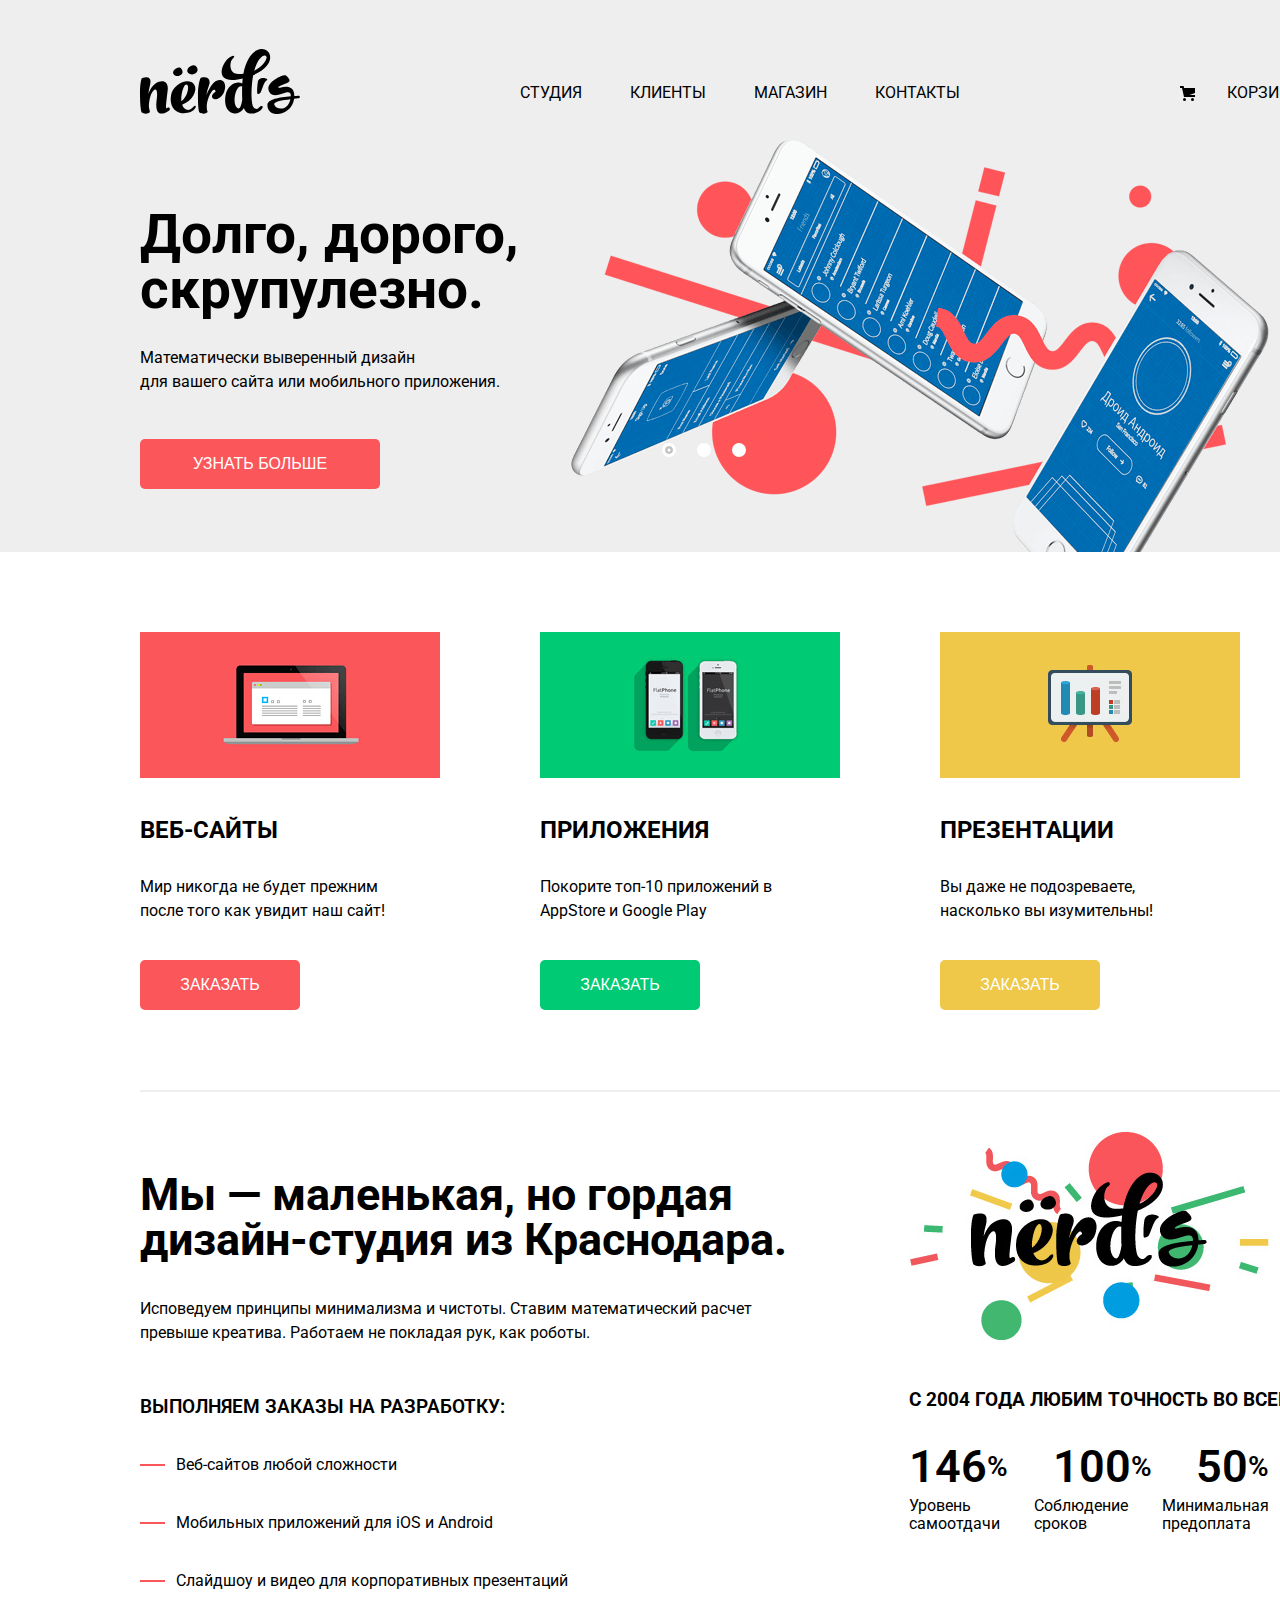
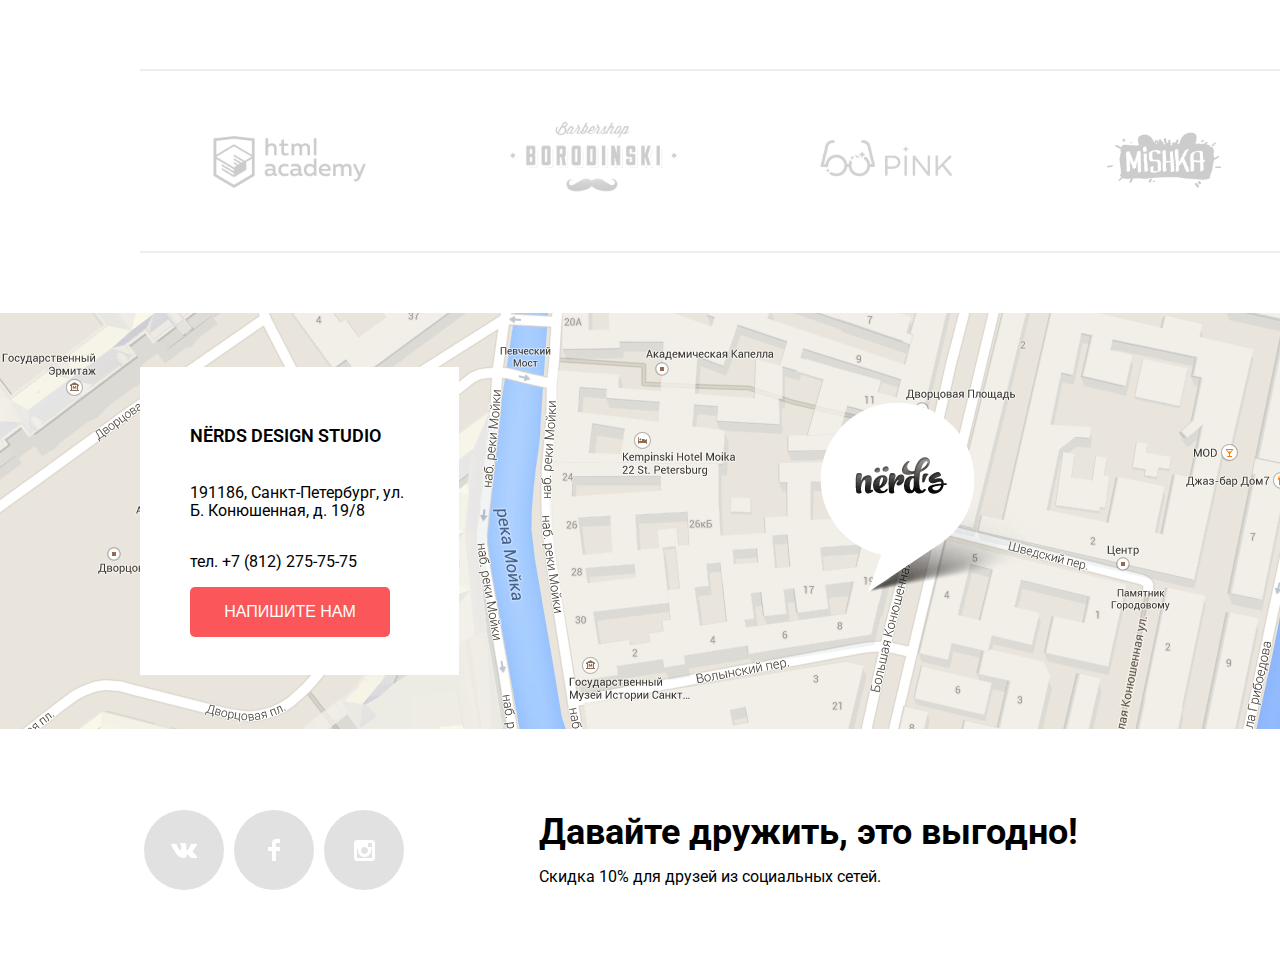
<file: index.html>
<!DOCTYPE html>
<html lang="ru">
  <head>
    <meta charset="utf-8">
    <title>HTML Academy: Нёрдс</title>
    <link href="https://fonts.googleapis.com/css?family=Roboto:400,500,700&display=swap&subset=cyrillic" rel="stylesheet">
    <link rel="stylesheet" type="text/css" href="css/style.css">
  </head>


  <body>


  	<header>

      <nav class="main-nav">
    		<div class="navigator">
    			<a href="index.html" class="logo" href="logo">
    				<img src="img/nerds-logo.svg" width="160" height="65" alt="логотип">
    			</a>
    			<ul class="site-navigator">
    				<li><a href="#">Студия</a></li>
    				<li><a href="#">Клиенты</a></li>
    				<li><a href="nerds-catalog.html">Магазин</a></li>
    				<li><a href="#">Контакты</a></li>
    			</ul>
          <div class="user-navigator">
            <a href="#">
              <img src="img/cart-icon.svg">
              <p>Корзина</p>
            </a>
          </div>
    		</div>


        <div class="slider-wrapper">
          <input type="radio" id="btn-1" name="toogle" checked>
          <input type="radio" id="btn-2" name="toogle">
          <input type="radio" id="btn-3" name="toogle">
          <div class="slider-slides">
            <div class="gallery">
              <div class="gallery-text">
                <h1>
                  Долго, дорого,<br>
                  скрупулезно.
                </h1>
                <p>
                  Математически выверенный дизайн <br>
                  для вашего сайта или мобильного приложения.
                </p>
                <button class="button button-gallery" type="button">Узнать больше</button>
              </div>
                <img src="img/slide1.png" width="698" height="413">
            </div>
            <div class="gallery">
              <div class="gallery-text">
                <h1>
                  Любим математику<br>
                  как никто другой
                </h1>
                <p>
                  Никакого креатива, только математические формулы <br>
                  для расчета идеальных пропорций.
                </p>
                <button class="button button-gallery" type="button">Узнать больше</button>
              </div>
                <img src="img/slide2.png" width="698" height="413">
            </div>
            <div class="gallery">
              <div class="gallery-text">
                <h1>
                  Только ночь,<br>
                  только хардкор
                </h1>
                <p>
                  Работать днем, как все? Мы против этого.<br>
                  Ближе к полуночи работа только начинается.
                </p>
                <button class="button button-gallery" type="button">Узнать больше</button>
              </div>
                <img src="img/slide3.png" width="698" height="413">
            </div>
          </div>
          <div class="slider-controls">
            <div class="controls">
              <label for="btn-1"></label>
              <label for="btn-2"></label>
              <label for="btn-3"></label>
            </div>
          </div>
        </div>



      </nav>

  	</header>


  	<main>


  		<section class="services">
  			<ul class="services-list">
  				<li class="services-item">
		  			<img src="img/illustration-1.png" width="300" height="146">
		  			<h2>Веб-сайты</h2>
		  			<p>
		  				Мир никогда не будет прежним
		  				после того как увидит наш сайт!
		  			</p>
		  			<button class="button button-web" type="button">Заказать</button>
  				</li>
  				<li class="services-item">
		  			<img src="img/illustration-2.png" width="300" height="146">
		  			<h2>Приложения</h2>
		  			<p>
		  				Покорите топ-10 приложений в
		  				AppStore и Google Play
		  			</p>
		  			<button class="button button-applications" type="button">Заказать</button>
  				</li>
  				<li class="services-item">
		  			<img src="img/illustration-3.png" width="300" height="146">
		  			<h2>Презентации</h2>
		  			<p>
		  				Вы даже не подозреваете,
		  				насколько вы изумительны!
		  			</p>
		  			<button class="button button-presentation" type="button">Заказать</button>
  				</li>
        </ul>
  		</section>

      <hr color="#eeeeee" width="1160px">

  		<section class="about-us">
        <div class="about-us-text">
    			<h1>
    				Мы — маленькая, но гордая
    				дизайн-студия из Краснодара.
    			</h1>
    			<p>
    				Исповедуем принципы минимализма и чистоты. Ставим математический расчет
    				превыше креатива. Работаем не покладая рук, как роботы.
    			</p>
    			<h3>
    				Выполняем заказы на разработку:
    			</h3>
    			<ul class="about-us-list">
    				<li class="about-us-item">Веб-сайтов любой сложности</li>
    				<li class="about-us-item">Мобильных приложений для iOS и Android</li>
    				<li class="about-us-item">Слайдшоу и видео для корпоративных презентаций</li>
    			</ul>
        </div>

        <div class="about-us-figures">
          <img src="img/nerds-illustration.png">
          <h3>
            с 2004 года Любим точность во всем:
          </h3>
          <ul class="figures-list">
            <li class="figures-item">146</li>
            <li class="figures-item">100</li>
            <li class="figures-item">50</li>
          </ul>
          <ul class="figures-list">
            <li class="figures-caption">Уровень<br> самоотдачи</li>
            <li class="figures-caption">Соблюдение<br> сроков</li>
            <li class="figures-caption">Минимальная<br> предоплата</li>
          </ul>
        </div>
  		</section>

      <hr color="#eeeeee" width="1160px">

  		<section class="partners">
        <ul class="partners-list">
  			 <li class="partners-item"><img src="img/logo-1.png" width="199"></li>
  			 <li class="partners-item"><img src="img/logo-2.png" width="209"></li>
  			 <li class="partners-item"><img src="img/logo-3.png" width="185"></li>
  			 <li class="partners-item"><img src="img/logo-4.png" width="173"></li>
        </ul>
  		</section>

      <hr color="#eeeeee" width="1160px">

      </main>

  		<section class="map">
  			<article class="write-to-us">
  				<h2>
  					NЁRDS DESIGN STUDIO
  				</h2>
  				<p>
  					191186, Санкт-Петербург,
  					ул. Б. Конюшенная, д. 19/8
  				</p>
  				<p>
  					тел. +7 (812) 275-75-75
  				</p>
  				<button class="button button-patterns" type="button">Напишите нам</button>
  			</article>
  			<img src="img/map.png">
  		</section>


  	<footer class="main-footer">
      <div class="footer-text">
  		  <h2>Давайте дружить, это выгодно!</h2>
  		  <p>Скидка 10% для друзей из социальных сетей.</p>
      </div>
  		<div class="share">
  			<ul class="footer-list">
  				<li><a class="social social-vk" href="#">В контакте</a></li>
  				<li><a class="social social-fb" href="#">Фейсбук</a></li>
  				<li><a class="social social-insta" href="#">Инстаграм</a></li>
  			</ul>
  		</div>
  	</footer>



      <section class="write-modul">
          <h2>Напишите нам</h2>
          <form action="https://echo.htmlacademy.ru" method="post">
            <p class="login">
              <label for="login">Ваше имя:</label>
              <input type="text" name="login" id="login" placeholder="Имя Фамилия">
            </p>
            <p class="mail">
              <label for="mail">Ваш e-mail:</label>
              <input type="mail" name="mail" id="mail" placeholder="email@example.com">
            </p>
            <p class="latter">
              <label for="latter">Текст письма:</label>
              <textarea rows="5" id="latter" placeholder="В свободной форме"></textarea>
            </p>
            <button class="button button-write-modul" type="submit">
              Отправить
            </button>
          </form>
          <button type="button" class="button-close"></button>
      </section>




  </body>
</html>
</file>
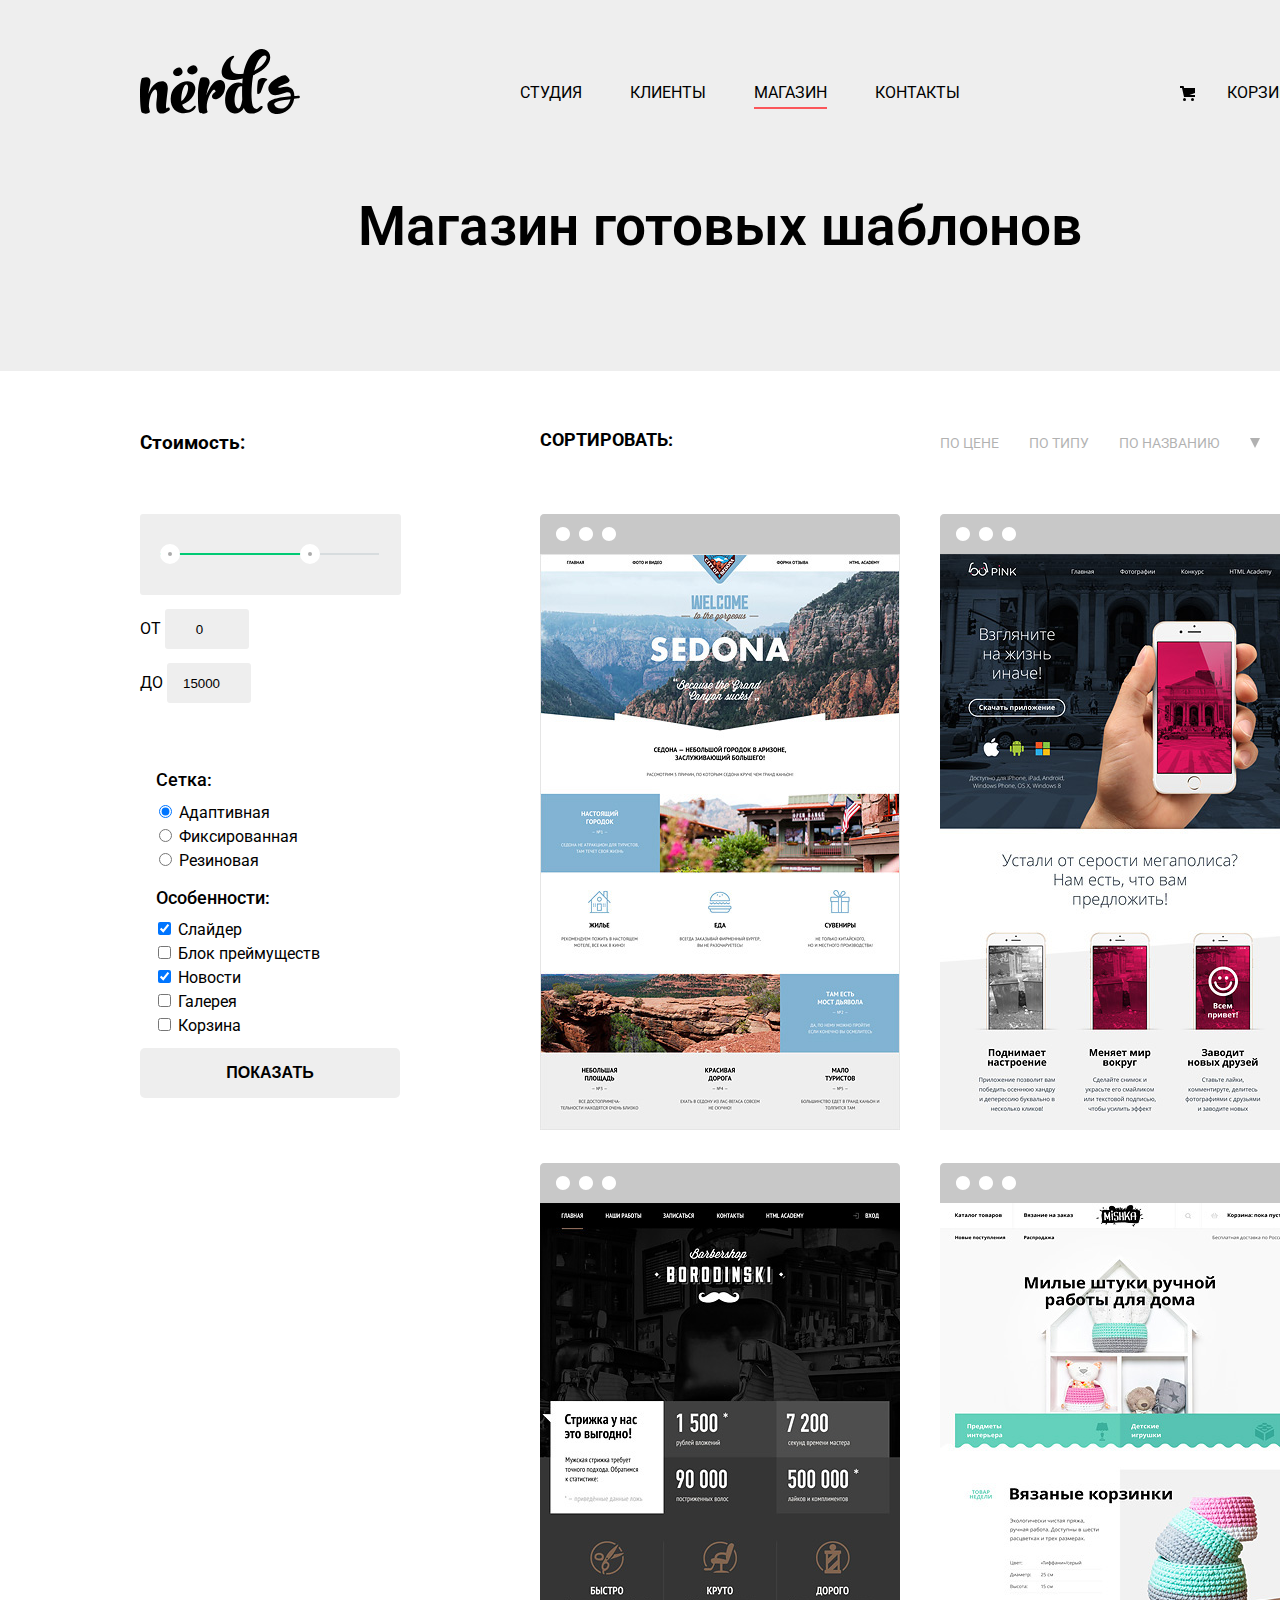
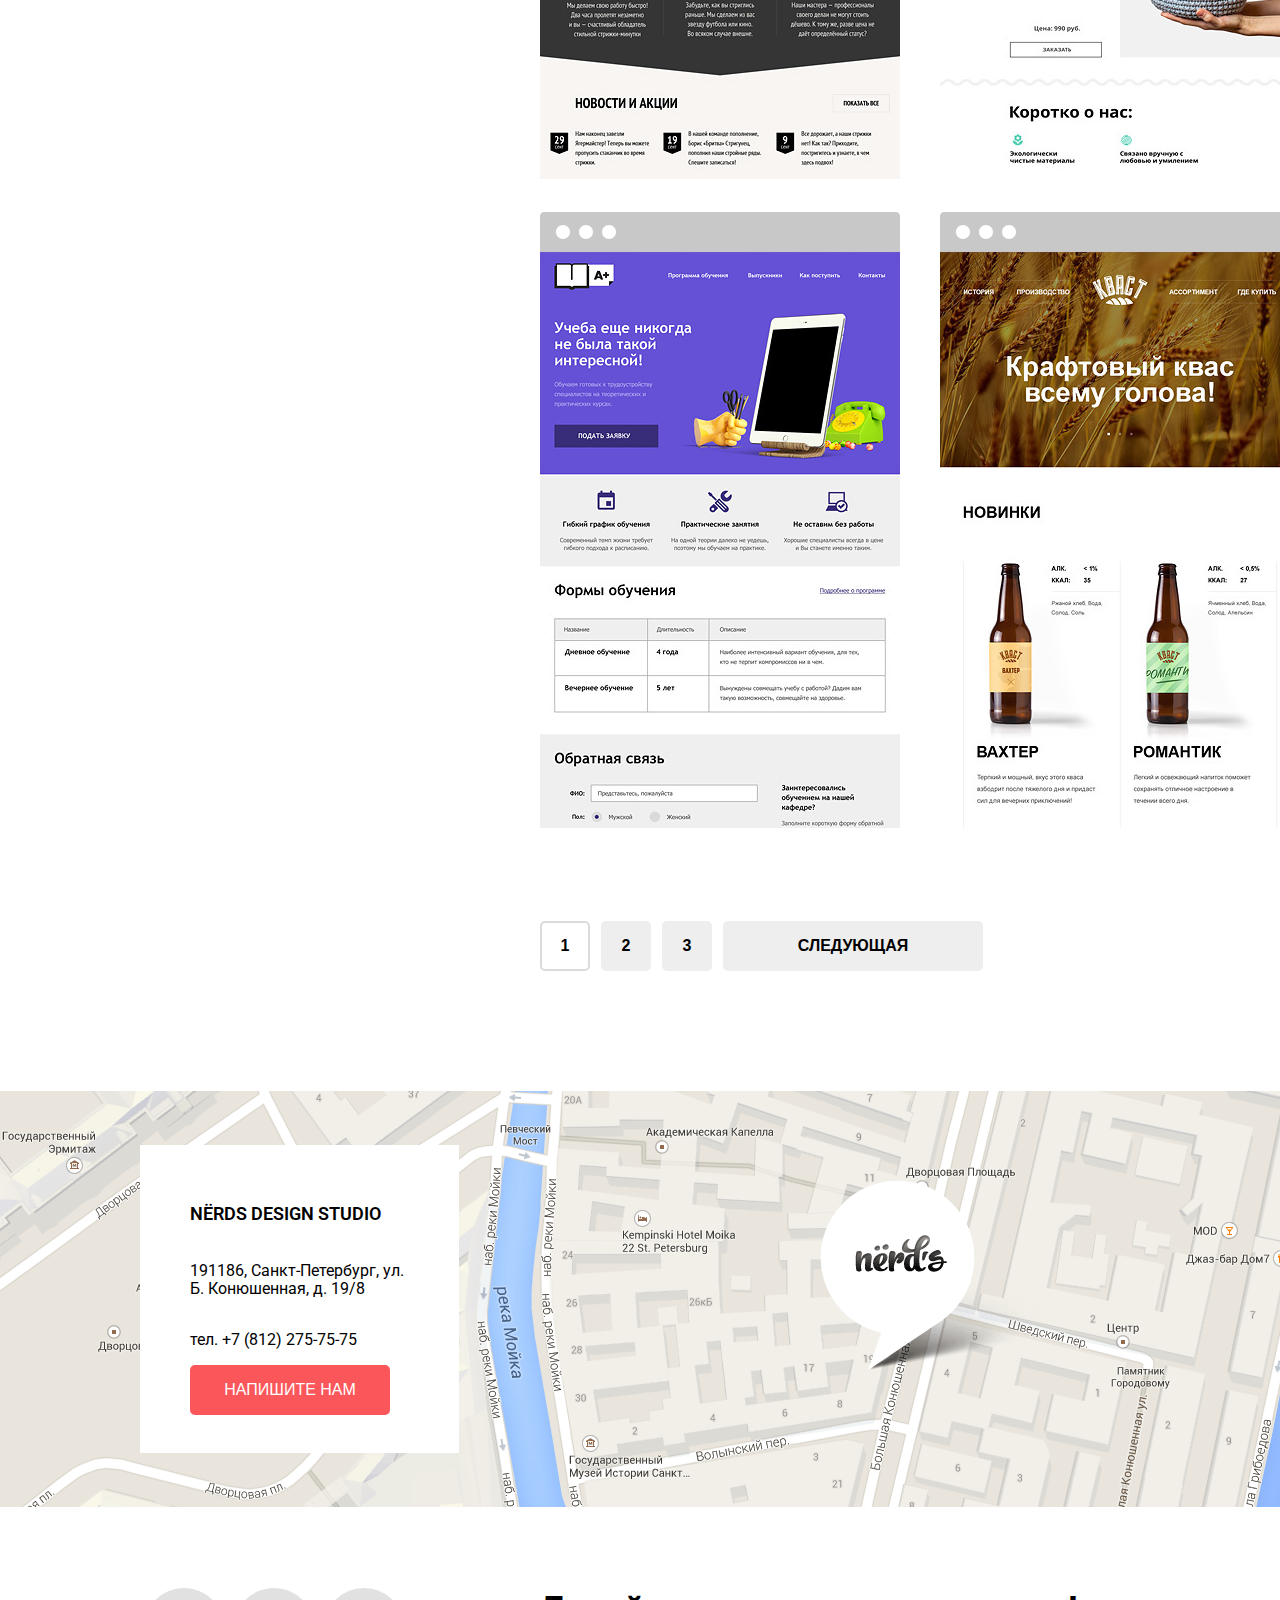
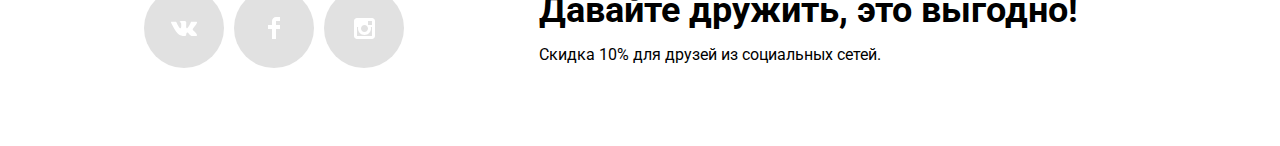
<file: nerds-catalog.html>
<!DOCTYPE html>
<html>
<head>
	<meta charset="utf-8">
	<title>HTML Academy: Нёрдс</title>
	<link href="https://fonts.googleapis.com/css?family=Roboto:400,500,700&display=swap&subset=cyrillic" rel="stylesheet">
    <link rel="stylesheet" type="text/css" href="css/style.css">
</head>
<body>


	<header>
		<nav class="main-nav">
    		<div class="navigator">
    			<a href="index.html" class="logo" href="logo">
    				<img src="img/nerds-logo.svg" width="160" height="65" alt="логотип">
    			</a>
    			<ul class="site-navigator">
    				<li><a href="index.html">Студия</a></li>
    				<li><a href="#">Клиенты</a></li>
    				<li><a class="catalog" href="nerds-catalog.html">Магазин</a></li>
    				<li><a href="#">Контакты</a></li>
    			</ul>
		        <div class="user-navigator">
		          <a href="#">
		            <img src="img/cart-icon.svg">
		            <p>Корзина</p>
		          </a>
		        </div>
    		</div>
  			<div class="page-header">
  				<p>Магазин готовых шаблонов</p>
  			</div>
  		</nav>
	</header>


	<main>


		<section class="main-option">


			<div class="main-filters">

			<div class="cost">
				<h3>Стоимость:</h3>
				<div class="cost-option">
					<div class="range-controls">
						<div class="scale"></div>
					</div>
					<div class="slider slider-left"></div>
					<div class="slider slider-right"></div>
				</div>
				<div class="price-controls">
					<label>
						от
						<input type="number" name="min-cost" value="0">
					</label>
					<label>
						до
						<input type="number" name="max-cost" value="15000">
					</label>
				</div>
			</div>


				<form class="filter" method="get" action="https://echo.htmlacademy.ru">
			      <fieldset>
			        <legend>Сетка:</legend>
			        <ul class="filter-list">
			          <li class="filter-item">
			            <label>
			            	<input type="radio" name="grid" value="adaptive" checked>
			              Адаптивная
			            </label>
			          </li>
			          <li class="filter-item">
			            <label>
			            	<input type="radio" name="grid" value="fixed">
			              Фиксированная
			            </label>
			          </li>
			          <li class="filter-item">
			            <label>
			            	<input type="radio" name="grid" value="rubber">
			              Резиновая
			            </label>
			          </li>
			        </ul>
			      </fieldset>


			      <fieldset>
			        <legend>Особенности:</legend>
			        <ul class="filter-list">
			          <li>
			            <label>
			            	<input type="checkbox" name="slider" checked>
			              Слайдер
			            </label>
			          </li>
			          <li>
			            <label>
			            	<input type="checkbox" name="advantage-block">
			              Блок преймуществ
			            </label>
			          </li>
			          <li>
			            <label>
			            	<input type="checkbox" name="news" checked>
			              Новости
			            </label>
			          </li>
			          <li>
			            <label>
			            	<input type="checkbox" name="gallery">
			              Галерея
			            </label>
			          </li>
			          <li>
			            <label>
			            	<input type="checkbox" name="basket">
			              Корзина
			            </label>
			          </li>
			        </ul>
			      </fieldset>
			      <button class="button button-filter" type="submit">Показать</button>
			    </form>
			</div>

			<div class="main-content">

			<section class="sorting">
				<h3>Сортировать:</h3>
				<ul class="sorting-list">
					<li class="sorting-item"><a href="#">По цене</a></li>
					<li class="sorting-item"><a href="#">По типу</a></li>
					<li class="sorting-item"><a href="#">По названию</a></li>
					<li>
						<div class="down">
							<a href="#">
								<svg width="10px" height="10px">
									<polygon points="0,0 5,10 10,0" fill="black"/>
								</svg>
							</a>
						</div>
					</li>
					<li>
						<div class="up">
							<a href="#">
								<svg width="10px" height="10px">
									<polygon points="0,10 5,0 10,10" fill="black"/>
								</svg>
							</a>
						</div>
					</li>
				</ul>
			</section>

			<section class="patterns">
			<ul class="patterns-list">
				<li>
					<div class="patterns-menu">
            <div class="patterns-info__wrapper">
              <div class="patterns-info">
                <h3><a href="#">Sedona</a></h3>
                <p>Информационный сайт для туристов</p>
                <button class="button button-patterns" type="button">9 900 РУБ.</button>
              </div>
            </div>
					</div>
					<img src="img/img-sedona.jpg">
				</li>
				<li>
					<div class="patterns-menu">
            <div class="patterns-info__wrapper">
  						<div class="patterns-info">
  							<h3><a href="#">Pink app</a></h3>
  							<p>Продуктовый лендинг приложения для iOS и Android</p>
  							<button class="button button-patterns" type="button">9 900 РУБ.</button>
  						</div>
            </div>
					</div>
					<img src="img/img-pink.jpg">
				</li>
				<li>
					<div class="patterns-menu">
            <div class="patterns-info__wrapper">
  						<div class="patterns-info">
  							<h3><a href="#">Barbershop</a></h3>
  							<p>Сайт салона красоты.Для мужчин, да.</p>
  							<button class="button button-patterns" type="button">9 900 РУБ.</button>
  						</div>
            </div>
					</div>
					<img src="img/img-barbershop.jpg">
				</li>
				<li>
					<div class="patterns-menu">
            <div class="patterns-info__wrapper">
  						<div class="patterns-info">
  							<h3><a href="#">Mishka</a></h3>
  							<p>Интернет-магазин вязаных игрушек</p>
  							<button class="button button-patterns" type="button">9 900 РУБ.</button>
  						</div>
            </div>
					</div>
					<img src="img/img-mishka.jpg">
				</li>
				<li>
					<div class="patterns-menu">
            <div class="patterns-info__wrapper">
  						<div class="patterns-info">
  							<h3><a href="#">A plus</a></h3>
  							<p>Лендинг курсов повышения квалификации</p>
  							<button class="button button-patterns" type="button">9 900 РУБ.</button>
  						</div>
            </div>
					</div>
					<img src="img/img-aplus.jpg">
				</li>
				<li>
					<div class="patterns-menu">
            <div class="patterns-info__wrapper">
  						<div class="patterns-info">
  							<h3><a href="#">Кваст</a></h3>
  							<p>Промо-сайт производителя крафтового кваса</p>
  							<button class="button button-patterns" type="button">9 900 РУБ.</button>
  						</div>
            </div>
					</div>
					<img src="img/img-kvast.jpg">
				</li>
			</ul>

			<ul class="page-list">
				<li><button class="button button-page button-page-one" type="button">1</button></li>
				<li><button class="button button-page" type="button">2</button></li>
				<li><button class="button button-page" type="button">3</button></li>
				<li><button class="button button-page button-next" type="button">Следующая</button></li>
			</ul>

		</section>

		</div>


	</main>

	<section class="map">
  		<article class="write-to-us">
  			<h2>
  				NЁRDS DESIGN STUDIO
  			</h2>
  			<p>
  				191186, Санкт-Петербург,
  				ул. Б. Конюшенная, д. 19/8
  			</p>
  			<p>
  				тел. +7 (812) 275-75-75
  			</p>
  			<button class="button button-patterns" type="button">Напишите нам</button>
  		</article>
  		<img src="img/map.png">
  	</section>


	<footer class="main-footer">
      <div class="footer-text">
  		  <h2>Давайте дружить, это выгодно!</h2>
  		  <p>Скидка 10% для друзей из социальных сетей.</p>
      </div>
  		<div class="share">
  			<ul class="footer-list">
  				<li><a class="social social-vk" href="#">В контакте</a></li>
  				<li><a class="social social-fb" href="#">Фейсбук</a></li>
  				<li><a class="social social-insta" href="#">Инстаграм</a></li>
  			</ul>
  		</div>
  	</footer>


  	<section class="write-modul">
          <h2>Напишите нам</h2>
          <form action="https://echo.htmlacademy.ru" method="post">
            <p class="login">
              <label for="login">Ваше имя:</label>
              <input type="text" name="login" id="login" placeholder="Имя Фамилия">
            </p>
            <p class="mail">
              <label for="mail">Ваш e-mail:</label>
              <input type="mail" name="mail" id="mail" placeholder="email@example.com">
            </p>
            <p class="latter">
              <label for="latter">Текст письма:</label>
              <textarea rows="5" id="latter" placeholder="В свободной форме"></textarea>
            </p>
            <button class="button button-write-modul" type="submit">
              Отправить
            </button>
          </form>
          <button type="button" class="button-close"></button>
      </section>



</body>
</html>
</file>
<file: css/style.css>
body {
	margin: 0;
	padding: 0;
	font-family: "Roboto", "Arial", sans-serif;
	font-size: 16px;
	line-height: 24px;
	color: #000000;
	background-color: #ffffff;
	width: 100%;
}

a {
	text-decoration: none;
}

header {
	background-color: #eeeeee;
}

main {
	width: 1440px;
	margin: 0 auto;
	padding: 0 140px;
	box-sizing: border-box;
}

ul {
	margin: 0;
	padding: 0;
}

hr {
	margin: 0;
}



/*Хедер*/

.main-nav {
	width: 1440px;
	margin: 0 auto;
	padding: 0 140px;
	box-sizing: border-box;
	display: flex;
	flex-direction: column;
  background-color: #eeeeee;
}

.navigator {
	display: flex;
	flex-direction: row;
	justify-content: space-between;
}

.site-navigator,
.user-navigator {
	list-style: none;
	margin-top: 81px;
	text-transform: uppercase;
}

.site-navigator {
	width: 440px;
	display: flex;
	flex-direction: row;
	flex-wrap: wrap;
	justify-content: space-between;
}

.user-navigator a {
	width: 120px;
	display: flex;
	flex-direction: row;
	justify-content: space-between;
}

.logo {
	margin-top: 49px;
}


.slider-wrapper {
  overflow: hidden;
  margin-top: 18px;
  position: relative;
}

.slider-slides {
  width: 300%;
  transition: transform 0.8s ease;
}


.slider-wrapper input[type="radio"] {
  display: none;
}

.controls {
  text-align: center;
  position: absolute;
  bottom: 88px;
  left: 45%;
}

.controls label {
  display: inline-block;
  width: 8px;
  height: 8px;
  margin-right: 17px;
  border-radius: 50%;
  background-color: #ffffff;
  border: 3px solid #ffffff;
  cursor: pointer;
  transition: background-color 0.2s;
}


#btn-1:checked ~ .slider-controls .controls label[for="btn-1"],
#btn-2:checked ~ .slider-controls .controls label[for="btn-2"],
#btn-3:checked ~ .slider-controls .controls label[for="btn-3"] {
  box-shadow: inset 0 0 0 2.5px #c2c2c2;
}

#btn-1:checked ~ .slider-slides {
  transform: translate(0);
}

#btn-2:checked ~ .slider-slides {
  transform: translate(-1160px);
}

#btn-3:checked ~ .slider-slides {
  transform: translate(-2320px);
}


.gallery {
	display: flex;
	flex-direction: row;
	justify-content: flex-start;
  position: relative;
  width: 1160px;
  float: left;
}

.gallery-text {
  height: 413px;
}

.gallery-text h1 {
	font-size: 55px;
	line-height: 55px;
	color: #000000;
	margin-top: 68px;
	margin-bottom: 29px;
}

.gallery-text p {
	margin-bottom: 45px;
}

.gallery img {
	position: absolute;
  top: 0;
  right: 31px;
}



.user-navigator a {
	display: flex;
	flex-direction: row;
	justify-content: space-between;
	align-items: center;
}

.user-navigator a p {
	margin: 0;
}

.site-navigator a,
.user-navigator a {
	color: #000000;
}

.site-navigator a:hover,
.site-navigator a:focus,
.user-navigator a:hover,
.user-navigator a:focus {
	color: #fb565a;
}

.site-navigator a:active,
.user-navigator a:active {
	border-bottom: 2px solid #fb565a;
	padding-bottom: 5px;
	color: rgba(0, 0, 0, 0.5);
}

.page-header {
	font-size: 55px;
	line-height: 55px;
	text-align: center;
	vertical-align: middle;
	margin-top: 78px;
	margin-bottom: 117px;
	font-weight: 600;
}

.page-header p {
	margin: 0;
}









.catalog {
	border-bottom: 2px solid #fb565a;
	padding-bottom: 5px;
}



.services {
	padding: 80px 0;
}

.services-list {
	list-style: none;
	display: flex;
	flex-direction: row;
	justify-content: space-between;
  max-width: 1100px;
}

.services-item {
	width: 300px;
}

.services h2 {
	font-size: 24px;
	line-height: 30px;
	text-transform: uppercase;
	margin: 30px 0;
}

.services p {
	margin-bottom: 37px;
	width: 250px;
}








.about-us {
	display: flex;
	flex-direction: row;
	justify-content: space-between;
}

.about-us-text {
	width: 676px;
	margin-top: 80px;
	margin-bottom: 76px;
}

.about-us h1 {
	font-size: 45px;
	line-height: 45px;
	margin: 0;
}

.about-us-text p {
	margin: 0;
	margin-top: 35px;
}

.about-us-text h3 {
	margin: 0;
	margin-top: 50px;
	text-transform: uppercase;
	font-weight: 600;
}

.about-us-list {
	list-style: none;
}

.about-us-item {
	margin-top: 34px;
}

.about-us-item::before {
	content: "";
	display: inline-block;
	margin-right: 11px;
	width: 25px;
	height: 10px;
	border-top: 4px solid white;
	border-bottom: 4px solid white;
	box-sizing: border-box;
	background-color: #fb565a;
}

.about-us-figures {
	margin-top: 40px;
}

.about-us-figures h3 {
	margin-top: 41px;
	margin-bottom: 50px;
	text-align: center;
	text-transform: uppercase;
}

.figures-list {
	list-style: none;
	padding-left: 0px;
	margin: 0;
	margin-top: 25px;
	width: 360px;
	display: flex;
	flex-direction: row;
	justify-content: space-between;
}

.figures-item {
	font-size: 45px;
	line-height: 10px;
	font-weight: 600;
}

.figures-item::after {
	content: "%";
	font-size: 28px;
	vertical-align: top;
}

.figures-caption {
	line-height: 18px;
}
















.button {
	width: 160px;
	height: 50px;
	background-color: #eeeeee;
	font-size: 16px;
	line-height: 18px;
	color: #ffffff;
	text-transform: uppercase;
	border-radius: 5px;
	box-shadow: none;
	border: none;
}

.button-web {
	background-color: #fb565a;
}

.button-applications {
	background-color: #00ca74;
}

.button-presentation {
	background-color: #efc84a;
}

.button-web:hover,
.button-web:focus {
	background-color: #e74246;
}

.button-applications:hover,
.button-applications:focus {
	background-color: #00bc6c;
}

.button-presentation:hover,
.button-presentation:focus {
	background-color: #eab534;
}

.button-web:active {
	box-shadow: inset 0 3px 3px rgba(0, 0, 0, 0.5);
	background-color: #d7373b;
	color: rgba(255, 255, 255, 0.3);
}

.button-applications:active {
	box-shadow: inset 0 3px 3px rgba(0, 0, 0, 0.5);
	background-color: #00aa62;
	color: rgba(255, 255, 255, 0.3);
}

.button-presentation:active {
	box-shadow: inset 0 3px 3px rgba(0, 0, 0, 0.5);
	background-color: #e5a722;
	color: rgba(255, 255, 255, 0.3);
}

.button-filter {
	width: 260px;
	height: 50px;
	color: #000000;
	font-weight: 600;
}

.button-filter:hover,
.button-filter:focus {
	background-color: #dfdfdf;
}

.button-filter:active {
	box-shadow: inset 0 3px 3px rgba(0, 0, 0, 0.5);
	background-color: #d5d5d5;
	color: rgba(0, 0, 0, 0.3);s
}

























.button-patterns {
	width: 200px;
	height: 50px;
	background-color: #fb565a;
	margin-bottom: 43px;
	margin-left: 80px;
	text-align: center;
}

.button-patterns:hover,
.button-patterns:focus {
	background-color: #e74246;
}

.button-patterns:active {
	box-shadow: inset 0 3px 3px rgba(0, 0, 0, 0.5);
	background-color: #d7373b;
	color: rgba(255, 255, 255, 0.3);
}

.patterns-info:hover,
.patterns-info:focus {
	opacity: 1.0;
}

.page-list {
	list-style: none;
}

.button-page {
	width: 50px;
	height: 50px;
	color: #000000;
	background-color: #eeeeee;
	font-weight: 600;
	margin-right: 11px;
}

.button-page-one {
	background-color: #ffffff;
	border:2px solid #dbdbdb;
}

.button-page:hover,
.button-page:focus {
	background-color: #dfdfdf;
}

.button-page:active {
	background-color: #d5d5d5;
	box-shadow: inset 0 3px 3px #bfbfbf;
	color: rgba(0, 0, 0, 0.5);
}

.button-next {
	width: 260px;
	height: 50px;
}

.button-gallery {
	width: 240px;
	height: 50px;
	background-color: #fb565a;
	text-align: center;
}

.button-gallery:hover,
.button-gallery:focus {
	background-color: #e74246;
}

.button-gallery:active {
	box-shadow: inset 0 3px 3px rgba(0, 0, 0, 0.5);
	background-color: #d7373b;
	color: rgba(255, 255, 255, 0.3);
}











.map {
	width: 1440px;
	margin: 0 auto;
	position: relative;
  margin-top: 60px;
}

.write-to-us {
	width: 319px;
	height: 308px;
	background-color: #ffffff;
	position: absolute;
	left: 140px;
	top: 54px;
}

.write-to-us h2 {
	font-size: 18px;
	line-height: 30px;
	font-weight: 600;
	text-transform: uppercase;
	margin-top: 54px;
	margin-left: 50px;
}

.write-to-us p {
	font-size: 16px;
	line-height: 18px;
	margin-top: 33px;
	margin-left: 50px;
	width: 215px;
}

.write-to-us .button-patterns {
	margin-left: 50px;
}










.write-modul {
	display: none;
	width: 960px;
	background-color: #eeeeee;
	padding-left: 100px;
	padding-top: 73px;
	box-shadow: 0 20px 40px rgba(0, 0, 0, 0.7);
}

.write-modul h2 {
	font-size: 45px;
	line-height: 45px;
	margin: 0;
	margin-bottom: 50px;
}

.login {
	width: 360px;
	display: inline-block;
	margin-bottom: 36px;
}

.mail {
	width: 360px;
	display: inline-block;
	margin-left: 40px;
}

.latter {
	margin: 0;
}

.write-modul label {
	display: block;
	margin-bottom: 12px;
	font-size: 16px;
	line-height: 18px;
	font-weight: 600;
}

.write-modul input[type="text"],
.write-modul input[type="mail"] {
	width: 360px;
	height: 50px;
	border: 3px solid #d7dcde;
	border-radius: 5px;
}

.write-modul textarea {
	width: 760px;
	height: 118px;
	border: 3px solid #d7dcde;
	border-radius: 5px;
	margin-bottom: 47px;
}

.button-write-modul {
	width: 200px;
	height: 50px;
	margin-bottom: 84px;
	background-color: #fb565a;
	text-align: center;
}

.button-write-modul:hover,
.button-write-modul:focus {
	background-color: #e74246;
}

.button-write-modul:active {
	box-shadow: inset 0 3px 3px rgba(0, 0, 0, 0.5);
	background-color: #d7373b;
	color: rgba(255, 255, 255, 0.3);
}

.button-close {
	background-image: url(../img/close-cross.png);
	background-repeat: no-repeat;
	background-color: rgba(0, 0, 0, 0);
	width: 21px;
	height: 21px;
	box-sizing: border-box;
	border: none;
	opacity: 0.3;
	position: absolute;
	top: 78px;
	right: 90px;
}

.button-close:hover,
.button-close:focus {
	opacity: 1;
}

.button-close:active {
	opacity: 0.1;
}












.main-option {
	margin-top: 60px;
	display: flex;
	flex-direction: row;
	justify-content: space-between;
}

.main-content {
	width: 760px;
	display: flex;
	flex-direction: row;
	flex-wrap: wrap;
}

.cost {
	width: 280px;
	margin-bottom: 62px;
}

.cost h3 {
	margin: 0;
}

.cost-option {
	width: 261px;
	height: 81px;
	background-color: #eeeeee;
	border-radius: 3px;
	position: relative;
	margin-top: 59px;
}

.range-controls {
	position: relative;
	width: 219px;
	height: 2px;
	background-color: #d7dcde;
	top: 39px;
	left: 20px;
}

.scale {
	position: relative;
	width: 152px;
	height: 2px;
	background-color: #00ca74;
}

.slider {
	position: relative;
	width: 20px;
	height: 20px;
	background-color: #ababab;
	border: 8px solid #ffffff;
	border-radius: 50%;
	box-sizing: border-box;
}

.slider-left {
	top: 28px;
	left: 20px;
}

.slider-right {
	top: 8px;
	left: 160px;
}

.price-controls label {
	font-size: 16px;
	line-height: 22px;
	display: inline-block;
	text-transform: uppercase;
	margin-top: 14px;
	margin-right: 30px;
}

.price-controls input {
	background-color: #eeeeee;
	border: none;
	width: 80px;
	height: 38px;
	border-radius: 3px;
	text-align: center;
}





.sorting {
	float: right;
	width: 760px;
	display: flex;
	flex-direction: row;
	justify-content: space-between;
	margin-bottom: 59px;
}

.sorting-list {
	list-style: none;
	width: 360px;
	display: flex;
	flex-direction: row;
	justify-content: space-between;
	padding: 0;
	margin: 0;
}

.sorting h3 {
	font-size: 18px;
	line-height: 18px;
	text-transform: uppercase;
	margin: 0;
}

.sorting-item a {
	font-size: 14px;
	line-height: 18px;
	text-transform: uppercase;
	color: #000000;
	opacity: 0.3;
}

.sorting-item a:hover,
.sortong-item a:focus {
	opacity: 0.6;
}

.sorting-item a:active {
	opacity: 1.0;
}

.down,
.up {
	display: block;
	opacity: 0.3;
}

.down:hover,
.down:focus,
.up:hover,
.up:focus {
	opacity: 0.6;
}

.down:active,
.up:active {
	opacity: 1.0;
}









/*.filter {
	width: 280px;
	float: left;
	clear: left;
	margin-top: 62px;
}*/

.filter-list {
	list-style: none;
}

.filter fieldset {
	border: none;
}

.filter legend {
	font-size: 18px;
	line-height: 30px;
	font-weight: 500;
}

















/*.patterns {
	float: right;
	width: 760px;
}*/

.patterns-list {
	list-style: none;
	padding: 0;
	margin: 0;
	display: flex;
	flex-direction: row;
	flex-wrap: wrap;
	justify-content: space-between;
}

.patterns-list li {
	display: block;
	width: 360px;
	height: 616px;
	margin-bottom: 33px;
}

.page-list {
	width: 445px;
	padding: 0;
	margin-top: 60px;
	margin-bottom: 60px;
	display: flex;
	flex-direction: row;
}

.patterns-list li::before {
	content: "";
	display: block;
	position: relative;
	width: 360px;
	height: 40px;
	background: url(../img/browser.svg) no-repeat;
	opacity: 0.3;
}

.patterns-list li:hover,
.patterns-list li:focus {
	opacity: 1.0;
	box-shadow: 0 0 15px -7px rgb(0, 0, 0);
	border-radius: 5px;
}

.patterns-list li:hover::before,
.patterns-list li:focus::before {
	opacity: 1.0;
}

.patterns-menu {
	width: 360px;
	height: 616px;
	position: absolute;
}

.patterns-info {
	width: 360px;
	height: 231px;
	position: absolute;
	background-color: #eeeeee;
	bottom: 40px;
	color: #000000;
	border-radius: 0 0 5px 5px;
}

.patterns-info a {
	display: block;
	color: #000000;
	text-align: center;
	font-size: 18px;
	line-height: 30px;
	margin-top: 35px;
	text-transform: uppercase;
}

.patterns-info a:hover,
.patterns-info a:focus {
	color: #fb565a;
}

.patterns-info a:active {
	color: #000000;
	opacity: 0.3;
}

.patterns-info p {
	font-size: 16px;
	line-height: 18px;
	text-align: center;
	margin-left: 90px;
	margin-right: 90px;
}


.patterns-info__wrapper {
  height: 100%;
  opacity: 0.0;
}

.patterns-info__wrapper:hover,
.patterns-info__wrapper:focus {
  opacity: 1;
}





.partners-list {
  height: 180px;
	list-style: none;
	display: flex;
	flex-direction: row;
	justify-content: space-around;
  align-items: center;
}

.partners-item {
	opacity: 0.2;
}














.main-footer {
	width: 1440px;
	margin: 0 auto;
	background-color: #ffffff;
}

.footer-text {
	display: inline-block;
	float: right;
	width: 546px;
	margin-right: 355px;
}

.footer-text h2 {
	margin-top: 78px;
	margin-bottom: 6px;
	font-size: 36px;
	line-height: 36px;
}

.footer-text p {
	margin-bottom: 80px;
	font-size: 16px;
	line-height: 22px;
}

.footer-list {
	list-style: none;
	display: flex;
	flex-direction: row;
	justify-content: space-between;
	align-items: center;
	padding: 0;
	margin: 0;
}

.share {
	display: inline-block;
	width: 260px;
	margin-top: 69px;
	margin-left: 144px;
}

.social {
	display: inline-block;
	color: #ffffff;
	font-size: 0px;
	width: 80px;
	height: 80px;
	background-color: #e1e1e1;
	border-radius: 50%;
	margin-left: 12px;
}

.social:first-child {
	margin-left: 0;
}

.social:hover,
.social:focus {
	background-color: #e74246;
}

.social-vk {
	background-image: url(../img/vk-icon.svg);
	background-repeat: no-repeat;
	background-position: 50% 50%;
	background-size: 26px;
}

.social-fb {
	background-image: url(../img/fb-icon.svg);
	background-repeat: no-repeat;
	background-position: 50% 50%;
	background-size: 12px;
}

.social-insta {
	background-image: url(../img/insta-icon.svg);
	background-repeat: no-repeat;
	background-position: 50% 50%;
	background-size: 21px;
}

.clearfix {
	content: "";
	display: table;
	clear: both;
}
</file>
